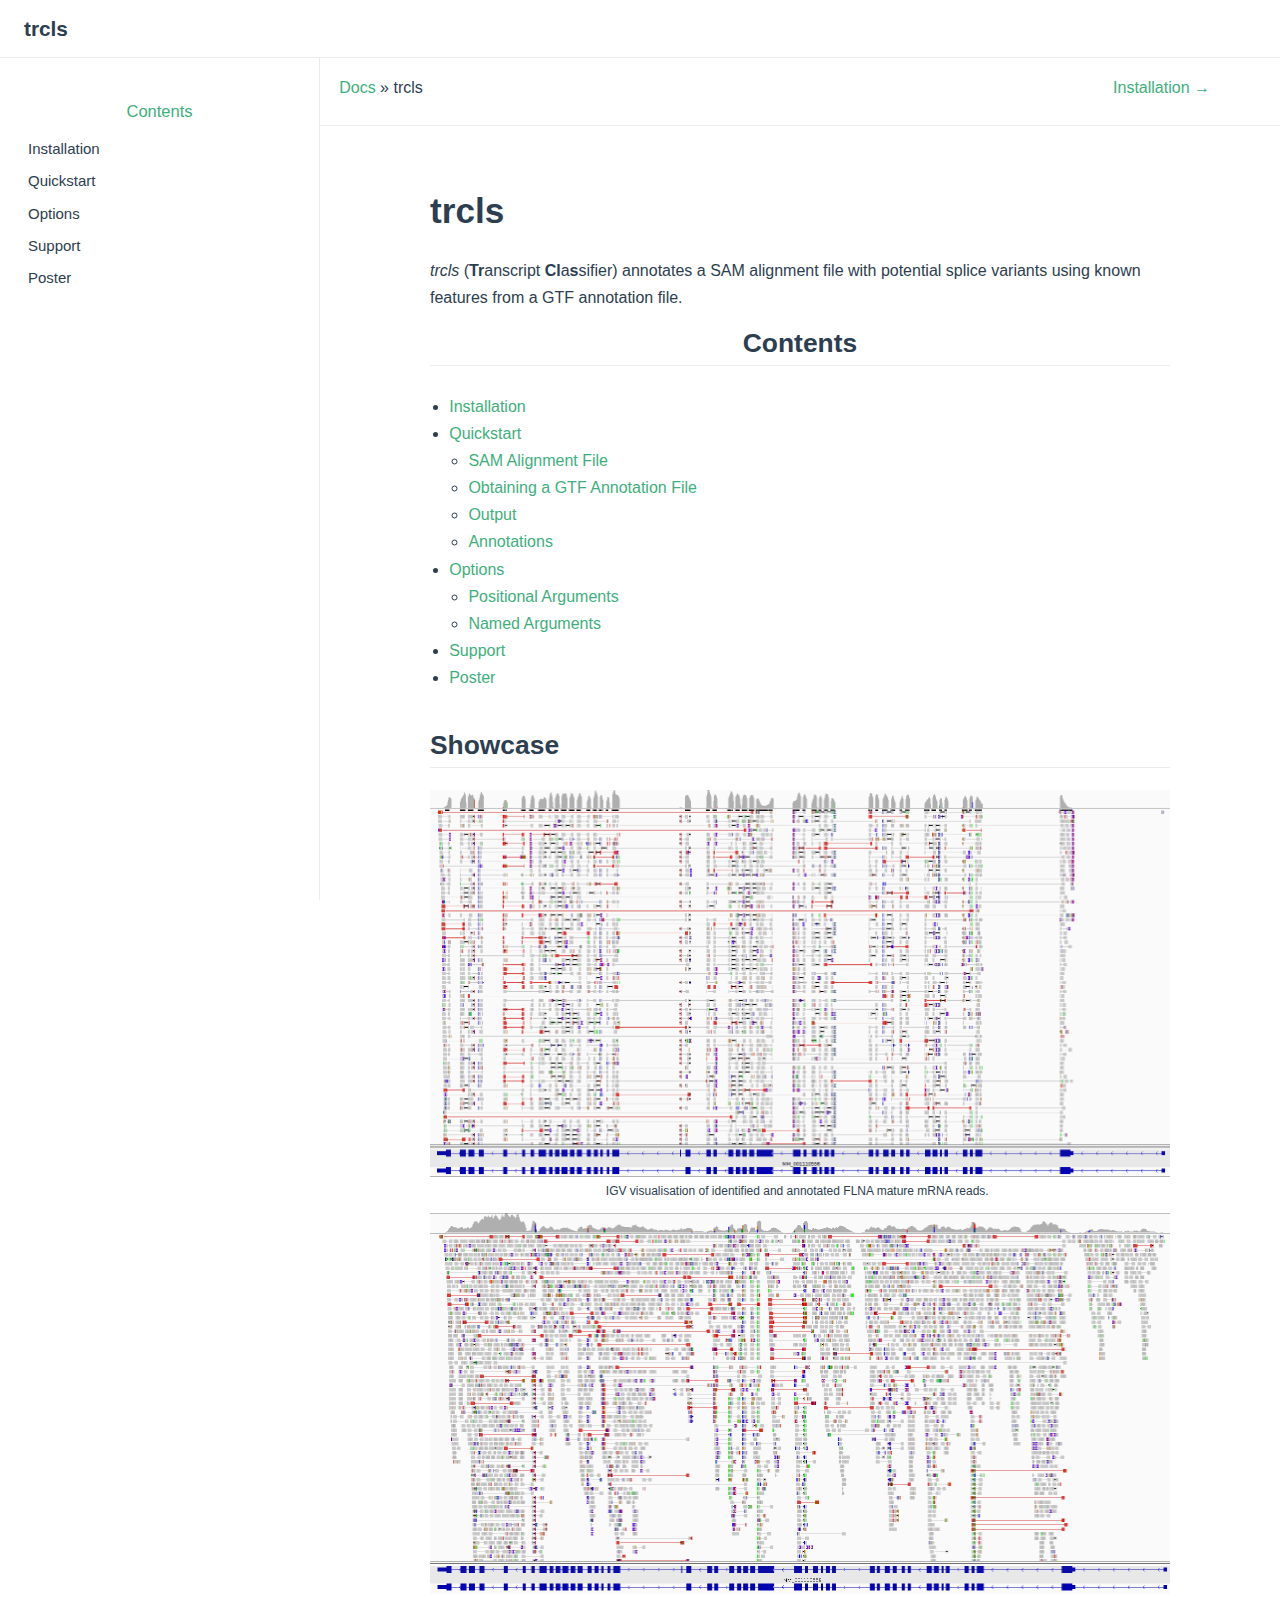
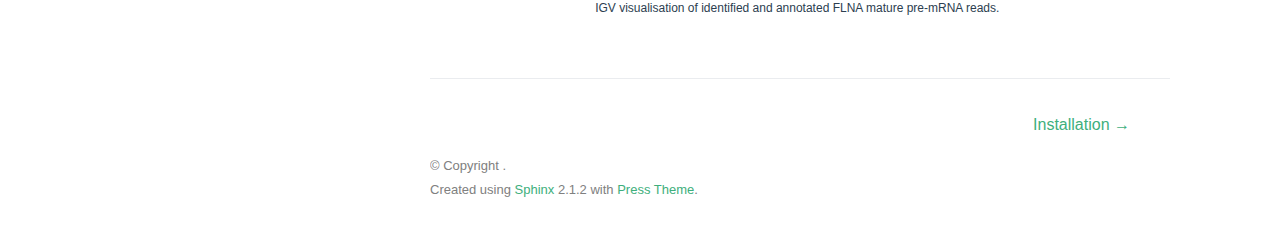
<file: docs/index.html>
<!DOCTYPE html>
<html >
  <head>
    <meta charset="utf-8">
    <meta name="viewport" content="width=device-width,initial-scale=1">
      <title>trcls</title>
    
      <link rel="stylesheet" href="_static/pygments.css">
      <link rel="stylesheet" href="_static/theme.css">
      
      <script type="text/javascript" id="documentation_options" data-url_root="./" src="_static/documentation_options.js"></script>

      <!-- sphinx script_files -->
        <script type="text/javascript" src="_static/jquery.js"></script>
        <script type="text/javascript" src="_static/underscore.js"></script>
        <script type="text/javascript" src="_static/doctools.js"></script>
        <script type="text/javascript" src="_static/language_data.js"></script>

      
      <script src="_static/theme-vendors.js"></script>
      <script src="_static/theme.js" defer></script>
    
  <link rel="index" title="Index" href="genindex.html" />
  <link rel="search" title="Search" href="search.html" />
  <link rel="next" title="Installation" href="installation.html" /> 
  </head>

  <body><div id="app" class="theme-container" :class="pageClasses"><navbar @toggle-sidebar="toggleSidebar">
  <router-link to="#" class="home-link">
    
      <span class="site-name">trcls</span>
    
  </router-link>

  <div class="links">
    <navlinks class="can-hide">



    </navlinks>
  </div>
</navbar>

      
      <div class="sidebar-mask" @click="toggleSidebar(false)">
      </div>
        <sidebar @toggle-sidebar="toggleSidebar">
          
          <navlinks>
            



            
          </navlinks><div class="sidebar-links" role="navigation" aria-label="main navigation">
  
    <div class="sidebar-group">
      <p class="caption">
        <span class="caption-text"><a href="##trcls">Contents</a></span>
      </p>
      <ul class="">
        
          <li class="toctree-l1 "><a href="installation.html" class="reference internal ">Installation</a>

            
          </li>

        
          <li class="toctree-l1 "><a href="quickstart.html" class="reference internal ">Quickstart</a>

            
          </li>

        
          <li class="toctree-l1 "><a href="options.html" class="reference internal ">Options</a>

            
          </li>

        
          <li class="toctree-l1 "><a href="support.html" class="reference internal ">Support</a>

            
          </li>

        
          <li class="toctree-l1 "><a href="poster.html" class="reference internal ">Poster</a>

            
          </li>

        
      </ul>
    </div>
  
</div>
        </sidebar>

      <page>
          <div class="body-header" role="navigation" aria-label="navigation">
  
  <ul class="breadcrumbs">
    <li><a href="#">Docs</a> &raquo;</li>
    
    <li>trcls</li>
  </ul>
  

  <ul class="page-nav">
  <li class="next">
    <a href="installation.html"
       title="next chapter">Installation →</a>
  </li>
</ul>
  
</div>
<hr>
          <div class="content" role="main">
            
  <div class="section" id="trcls">
<h1>trcls<a class="headerlink" href="#trcls" title="Permalink to this headline">¶</a></h1>
<link rel="stylesheet" type="text/css" href="_static/custom.css"><p><em>trcls</em> (<strong>Tr</strong>anscript <strong>Cl</strong>a<strong>s</strong>sifier) annotates a SAM alignment
file with potential splice variants using known features from a GTF annotation
file.</p>
<div class="toctree-wrapper compound">
<p class="caption"><span class="caption-text">Contents</span></p>
<ul>
<li class="toctree-l1"><a class="reference internal" href="installation.html">Installation</a></li>
<li class="toctree-l1"><a class="reference internal" href="quickstart.html">Quickstart</a><ul>
<li class="toctree-l2"><a class="reference internal" href="quickstart.html#sam-alignment-file">SAM Alignment File</a></li>
<li class="toctree-l2"><a class="reference internal" href="quickstart.html#obtaining-a-gtf-annotation-file">Obtaining a GTF Annotation File</a></li>
<li class="toctree-l2"><a class="reference internal" href="quickstart.html#output">Output</a></li>
<li class="toctree-l2"><a class="reference internal" href="quickstart.html#annotations">Annotations</a></li>
</ul>
</li>
<li class="toctree-l1"><a class="reference internal" href="options.html">Options</a><ul>
<li class="toctree-l2"><a class="reference internal" href="options.html#Positional Arguments">Positional Arguments</a></li>
<li class="toctree-l2"><a class="reference internal" href="options.html#Named Arguments">Named Arguments</a></li>
</ul>
</li>
<li class="toctree-l1"><a class="reference internal" href="support.html">Support</a></li>
<li class="toctree-l1"><a class="reference internal" href="poster.html">Poster</a></li>
</ul>
</div>
<div class="section" id="showcase">
<h2>Showcase<a class="headerlink" href="#showcase" title="Permalink to this headline">¶</a></h2>
<div class="figure align-default" id="id1">
<img alt="_images/mature-mRNA-only.png" src="_images/mature-mRNA-only.png" />
<p class="caption"><span class="caption-text">IGV visualisation of identified and annotated FLNA mature mRNA reads.</span><a class="headerlink" href="#id1" title="Permalink to this image">¶</a></p>
</div>
<div class="figure align-default" id="id2">
<img alt="_images/pre-mRNA-only.png" src="_images/pre-mRNA-only.png" />
<p class="caption"><span class="caption-text">IGV visualisation of identified and annotated FLNA mature pre-mRNA reads.</span><a class="headerlink" href="#id2" title="Permalink to this image">¶</a></p>
</div>
</div>
</div>


          </div>
          <div class="page-nav">
            <div class="inner"><ul class="page-nav">
  <li class="next">
    <a href="installation.html"
       title="next chapter">Installation →</a>
  </li>
</ul><div class="footer" role="contentinfo">
      &#169; Copyright .
    <br>
    Created using <a href="http://sphinx-doc.org/">Sphinx</a> 2.1.2 with <a href="https://github.com/schettino72/sphinx_press_theme">Press Theme</a>.
</div>
            </div>
          </div>
      </page>
  </div></body>
</html>
</file>
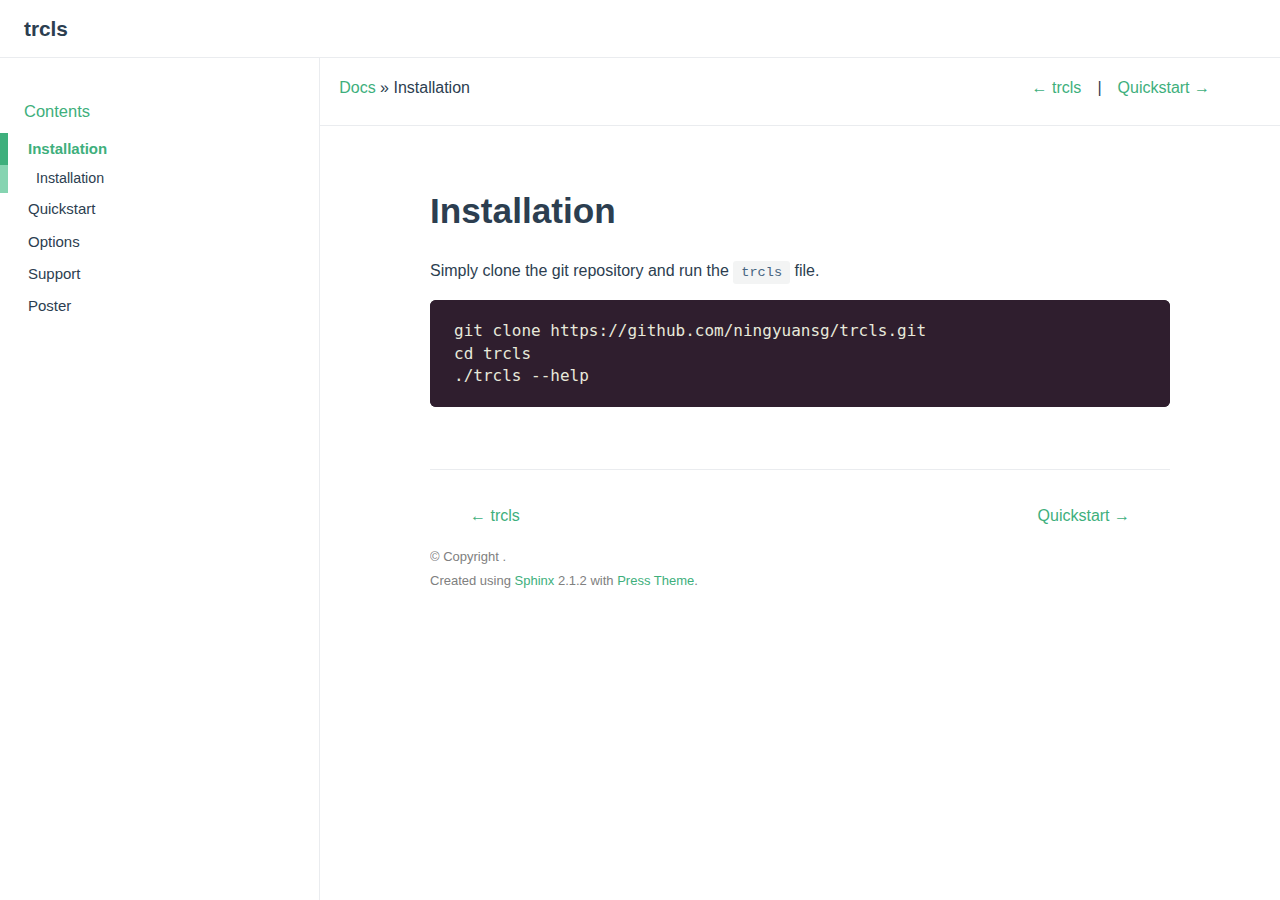
<file: docs/installation.html>
<!DOCTYPE html>
<html >
  <head>
    <meta charset="utf-8">
    <meta name="viewport" content="width=device-width,initial-scale=1">
      <title>Installation</title>
    
      <link rel="stylesheet" href="_static/pygments.css">
      <link rel="stylesheet" href="_static/theme.css">
      
      <script type="text/javascript" id="documentation_options" data-url_root="./" src="_static/documentation_options.js"></script>

      <!-- sphinx script_files -->
        <script type="text/javascript" src="_static/jquery.js"></script>
        <script type="text/javascript" src="_static/underscore.js"></script>
        <script type="text/javascript" src="_static/doctools.js"></script>
        <script type="text/javascript" src="_static/language_data.js"></script>

      
      <script src="_static/theme-vendors.js"></script>
      <script src="_static/theme.js" defer></script>
    
  <link rel="index" title="Index" href="genindex.html" />
  <link rel="search" title="Search" href="search.html" />
  <link rel="next" title="Quickstart" href="quickstart.html" />
  <link rel="prev" title="trcls" href="index.html" /> 
  </head>

  <body><div id="app" class="theme-container" :class="pageClasses"><navbar @toggle-sidebar="toggleSidebar">
  <router-link to="index.html" class="home-link">
    
      <span class="site-name">trcls</span>
    
  </router-link>

  <div class="links">
    <navlinks class="can-hide">



    </navlinks>
  </div>
</navbar>

      
      <div class="sidebar-mask" @click="toggleSidebar(false)">
      </div>
        <sidebar @toggle-sidebar="toggleSidebar">
          
          <navlinks>
            



            
          </navlinks><div class="sidebar-links" role="navigation" aria-label="main navigation">
  
    <div class="sidebar-group">
      <p class="caption">
        <span class="caption-text"><a href="index.html#trcls">Contents</a></span>
      </p>
      <ul class="current">
        
          <li class="toctree-l1 current"><a href="#" class="reference internal current">Installation</a>

            
              <ul>
                
                  <li class="toctree-l2"><a href="#installation" class="reference internal">Installation</a></li>
                
              </ul>
            
          </li>

        
          <li class="toctree-l1 "><a href="quickstart.html" class="reference internal ">Quickstart</a>

            
          </li>

        
          <li class="toctree-l1 "><a href="options.html" class="reference internal ">Options</a>

            
          </li>

        
          <li class="toctree-l1 "><a href="support.html" class="reference internal ">Support</a>

            
          </li>

        
          <li class="toctree-l1 "><a href="poster.html" class="reference internal ">Poster</a>

            
          </li>

        
      </ul>
    </div>
  
</div>
        </sidebar>

      <page>
          <div class="body-header" role="navigation" aria-label="navigation">
  
  <ul class="breadcrumbs">
    <li><a href="index.html">Docs</a> &raquo;</li>
    
    <li>Installation</li>
  </ul>
  

  <ul class="page-nav">
  <li class="prev">
    <a href="index.html"
       title="previous chapter">← trcls</a>
  </li>
  <li class="next">
    <a href="quickstart.html"
       title="next chapter">Quickstart →</a>
  </li>
</ul>
  
</div>
<hr>
          <div class="content" role="main">
            
  <div class="section" id="installation">
<h1>Installation<a class="headerlink" href="#installation" title="Permalink to this headline">¶</a></h1>
<p>Simply clone the git repository and run the <code class="docutils literal notranslate"><span class="pre">trcls</span></code> file.</p>
<div class="highlight-bash notranslate"><div class="highlight"><pre><span></span>git clone https://github.com/ningyuansg/trcls.git
<span class="nb">cd</span> trcls
./trcls --help
</pre></div>
</div>
</div>


          </div>
          <div class="page-nav">
            <div class="inner"><ul class="page-nav">
  <li class="prev">
    <a href="index.html"
       title="previous chapter">← trcls</a>
  </li>
  <li class="next">
    <a href="quickstart.html"
       title="next chapter">Quickstart →</a>
  </li>
</ul><div class="footer" role="contentinfo">
      &#169; Copyright .
    <br>
    Created using <a href="http://sphinx-doc.org/">Sphinx</a> 2.1.2 with <a href="https://github.com/schettino72/sphinx_press_theme">Press Theme</a>.
</div>
            </div>
          </div>
      </page>
  </div></body>
</html>
</file>
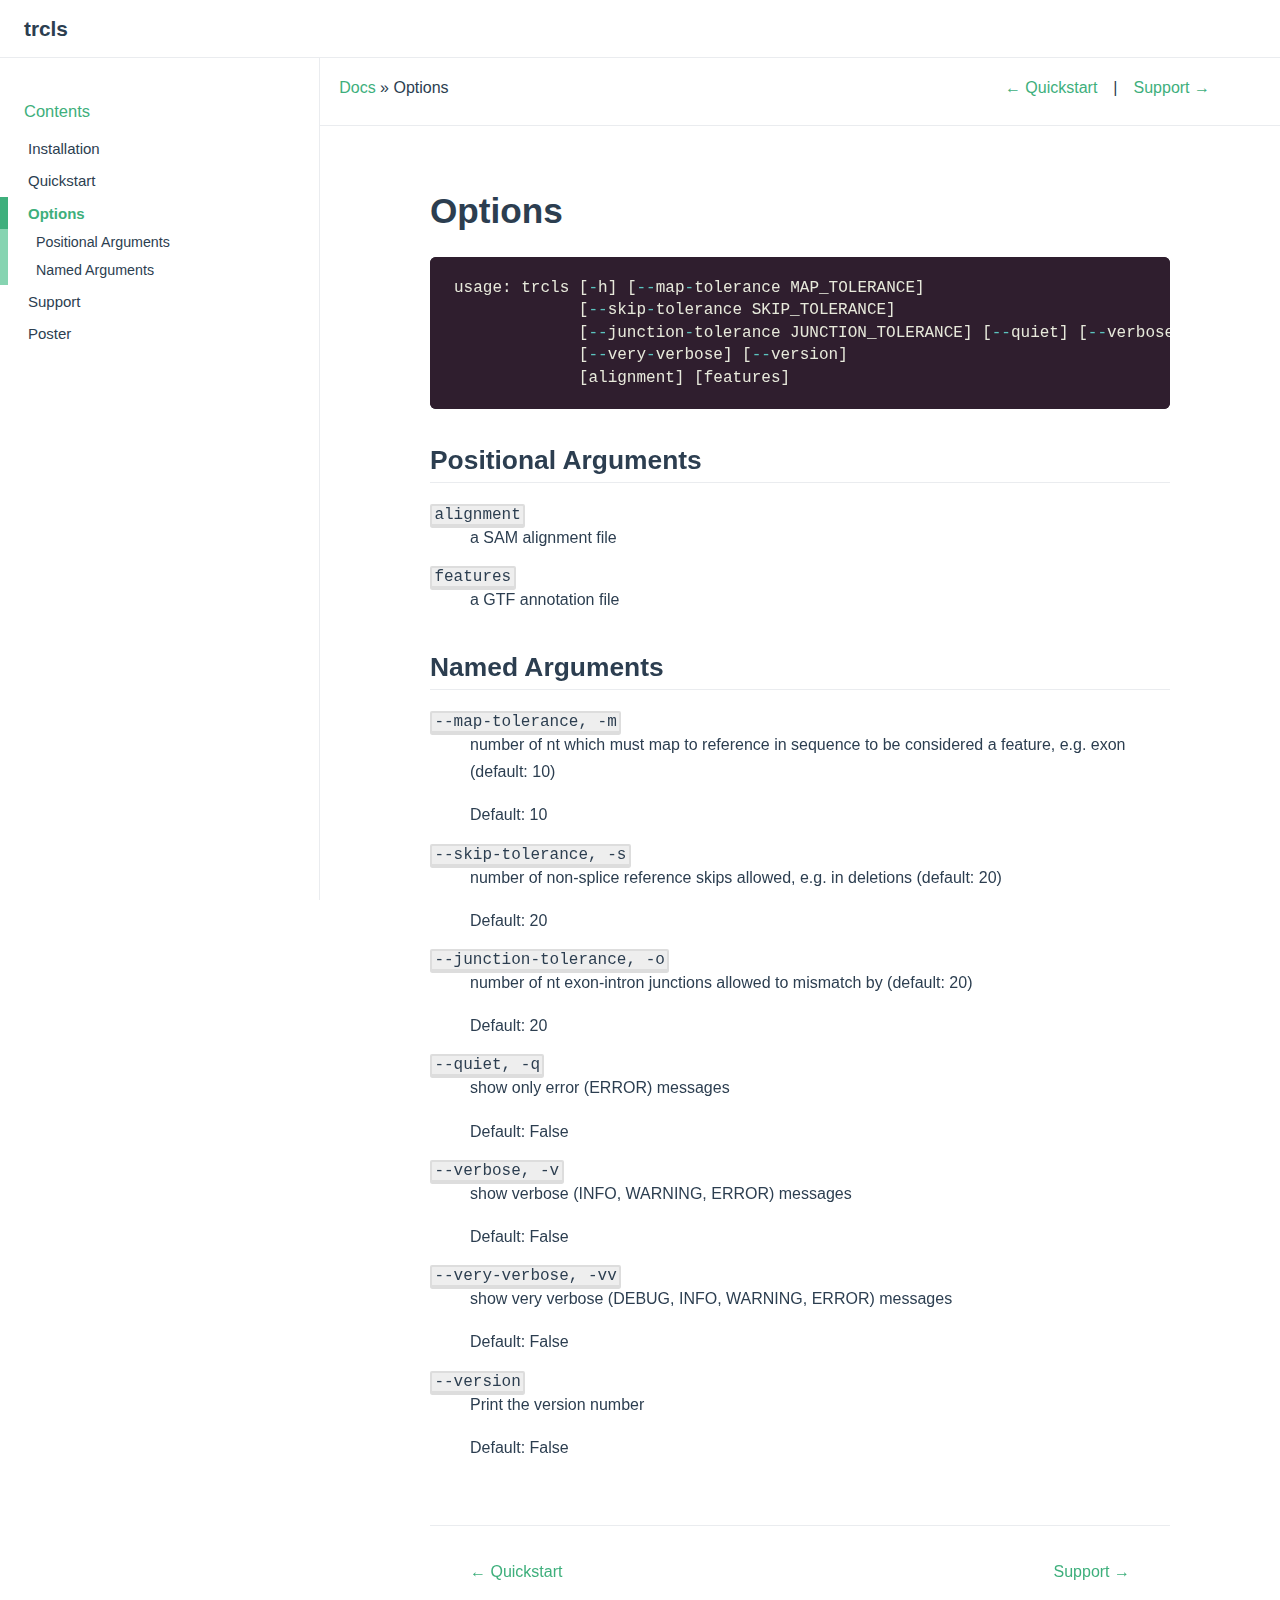
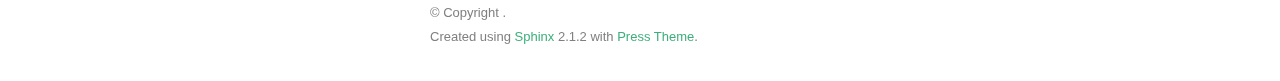
<file: docs/options.html>
<!DOCTYPE html>
<html >
  <head>
    <meta charset="utf-8">
    <meta name="viewport" content="width=device-width,initial-scale=1">
      <title>Options</title>
    
      <link rel="stylesheet" href="_static/pygments.css">
      <link rel="stylesheet" href="_static/theme.css">
      
      <script type="text/javascript" id="documentation_options" data-url_root="./" src="_static/documentation_options.js"></script>

      <!-- sphinx script_files -->
        <script type="text/javascript" src="_static/jquery.js"></script>
        <script type="text/javascript" src="_static/underscore.js"></script>
        <script type="text/javascript" src="_static/doctools.js"></script>
        <script type="text/javascript" src="_static/language_data.js"></script>

      
      <script src="_static/theme-vendors.js"></script>
      <script src="_static/theme.js" defer></script>
    
  <link rel="index" title="Index" href="genindex.html" />
  <link rel="search" title="Search" href="search.html" />
  <link rel="next" title="Support" href="support.html" />
  <link rel="prev" title="Quickstart" href="quickstart.html" /> 
  </head>

  <body><div id="app" class="theme-container" :class="pageClasses"><navbar @toggle-sidebar="toggleSidebar">
  <router-link to="index.html" class="home-link">
    
      <span class="site-name">trcls</span>
    
  </router-link>

  <div class="links">
    <navlinks class="can-hide">



    </navlinks>
  </div>
</navbar>

      
      <div class="sidebar-mask" @click="toggleSidebar(false)">
      </div>
        <sidebar @toggle-sidebar="toggleSidebar">
          
          <navlinks>
            



            
          </navlinks><div class="sidebar-links" role="navigation" aria-label="main navigation">
  
    <div class="sidebar-group">
      <p class="caption">
        <span class="caption-text"><a href="index.html#trcls">Contents</a></span>
      </p>
      <ul class="current">
        
          <li class="toctree-l1 "><a href="installation.html" class="reference internal ">Installation</a>

            
          </li>

        
          <li class="toctree-l1 "><a href="quickstart.html" class="reference internal ">Quickstart</a>

            
          </li>

        
          <li class="toctree-l1 current"><a href="#" class="reference internal current">Options</a>

            
              <ul>
                
                  <li class="toctree-l2"><a href="#Positional Arguments" class="reference internal">Positional Arguments</a></li>
                
                  <li class="toctree-l2"><a href="#Named Arguments" class="reference internal">Named Arguments</a></li>
                
              </ul>
            
          </li>

        
          <li class="toctree-l1 "><a href="support.html" class="reference internal ">Support</a>

            
          </li>

        
          <li class="toctree-l1 "><a href="poster.html" class="reference internal ">Poster</a>

            
          </li>

        
      </ul>
    </div>
  
</div>
        </sidebar>

      <page>
          <div class="body-header" role="navigation" aria-label="navigation">
  
  <ul class="breadcrumbs">
    <li><a href="index.html">Docs</a> &raquo;</li>
    
    <li>Options</li>
  </ul>
  

  <ul class="page-nav">
  <li class="prev">
    <a href="quickstart.html"
       title="previous chapter">← Quickstart</a>
  </li>
  <li class="next">
    <a href="support.html"
       title="next chapter">Support →</a>
  </li>
</ul>
  
</div>
<hr>
          <div class="content" role="main">
            
  <div class="section" id="options">
<h1>Options<a class="headerlink" href="#options" title="Permalink to this headline">¶</a></h1>
<div class="highlight-default notranslate"><div class="highlight"><pre><span></span><span class="n">usage</span><span class="p">:</span> <span class="n">trcls</span> <span class="p">[</span><span class="o">-</span><span class="n">h</span><span class="p">]</span> <span class="p">[</span><span class="o">--</span><span class="nb">map</span><span class="o">-</span><span class="n">tolerance</span> <span class="n">MAP_TOLERANCE</span><span class="p">]</span>
             <span class="p">[</span><span class="o">--</span><span class="n">skip</span><span class="o">-</span><span class="n">tolerance</span> <span class="n">SKIP_TOLERANCE</span><span class="p">]</span>
             <span class="p">[</span><span class="o">--</span><span class="n">junction</span><span class="o">-</span><span class="n">tolerance</span> <span class="n">JUNCTION_TOLERANCE</span><span class="p">]</span> <span class="p">[</span><span class="o">--</span><span class="n">quiet</span><span class="p">]</span> <span class="p">[</span><span class="o">--</span><span class="n">verbose</span><span class="p">]</span>
             <span class="p">[</span><span class="o">--</span><span class="n">very</span><span class="o">-</span><span class="n">verbose</span><span class="p">]</span> <span class="p">[</span><span class="o">--</span><span class="n">version</span><span class="p">]</span>
             <span class="p">[</span><span class="n">alignment</span><span class="p">]</span> <span class="p">[</span><span class="n">features</span><span class="p">]</span>
</pre></div>
</div>
<div class="section" id="Positional Arguments">
<h2>Positional Arguments<a class="headerlink" href="#Positional Arguments" title="Permalink to this headline">¶</a></h2>
<dl class="option-list">
<dt><kbd>alignment</kbd></dt>
<dd><p>a SAM alignment file</p>
</dd>
<dt><kbd>features</kbd></dt>
<dd><p>a GTF annotation file</p>
</dd>
</dl>
</div>
<div class="section" id="Named Arguments">
<h2>Named Arguments<a class="headerlink" href="#Named Arguments" title="Permalink to this headline">¶</a></h2>
<dl class="option-list">
<dt><kbd>--map-tolerance, -m</kbd></dt>
<dd><p>number of nt which must map to reference in sequence to be considered a feature, e.g. exon (default: 10)</p>
<p>Default: 10</p>
</dd>
<dt><kbd>--skip-tolerance, -s</kbd></dt>
<dd><p>number of non-splice reference skips allowed, e.g.  in deletions (default: 20)</p>
<p>Default: 20</p>
</dd>
<dt><kbd>--junction-tolerance, -o</kbd></dt>
<dd><p>number of nt exon-intron junctions allowed to mismatch by (default: 20)</p>
<p>Default: 20</p>
</dd>
<dt><kbd>--quiet, -q</kbd></dt>
<dd><p>show only error (ERROR) messages</p>
<p>Default: False</p>
</dd>
<dt><kbd>--verbose, -v</kbd></dt>
<dd><p>show verbose (INFO, WARNING, ERROR) messages</p>
<p>Default: False</p>
</dd>
<dt><kbd>--very-verbose, -vv</kbd></dt>
<dd><p>show very verbose (DEBUG, INFO, WARNING, ERROR) messages</p>
<p>Default: False</p>
</dd>
<dt><kbd>--version</kbd></dt>
<dd><p>Print the version number</p>
<p>Default: False</p>
</dd>
</dl>
</div>
</div>


          </div>
          <div class="page-nav">
            <div class="inner"><ul class="page-nav">
  <li class="prev">
    <a href="quickstart.html"
       title="previous chapter">← Quickstart</a>
  </li>
  <li class="next">
    <a href="support.html"
       title="next chapter">Support →</a>
  </li>
</ul><div class="footer" role="contentinfo">
      &#169; Copyright .
    <br>
    Created using <a href="http://sphinx-doc.org/">Sphinx</a> 2.1.2 with <a href="https://github.com/schettino72/sphinx_press_theme">Press Theme</a>.
</div>
            </div>
          </div>
      </page>
  </div></body>
</html>
</file>
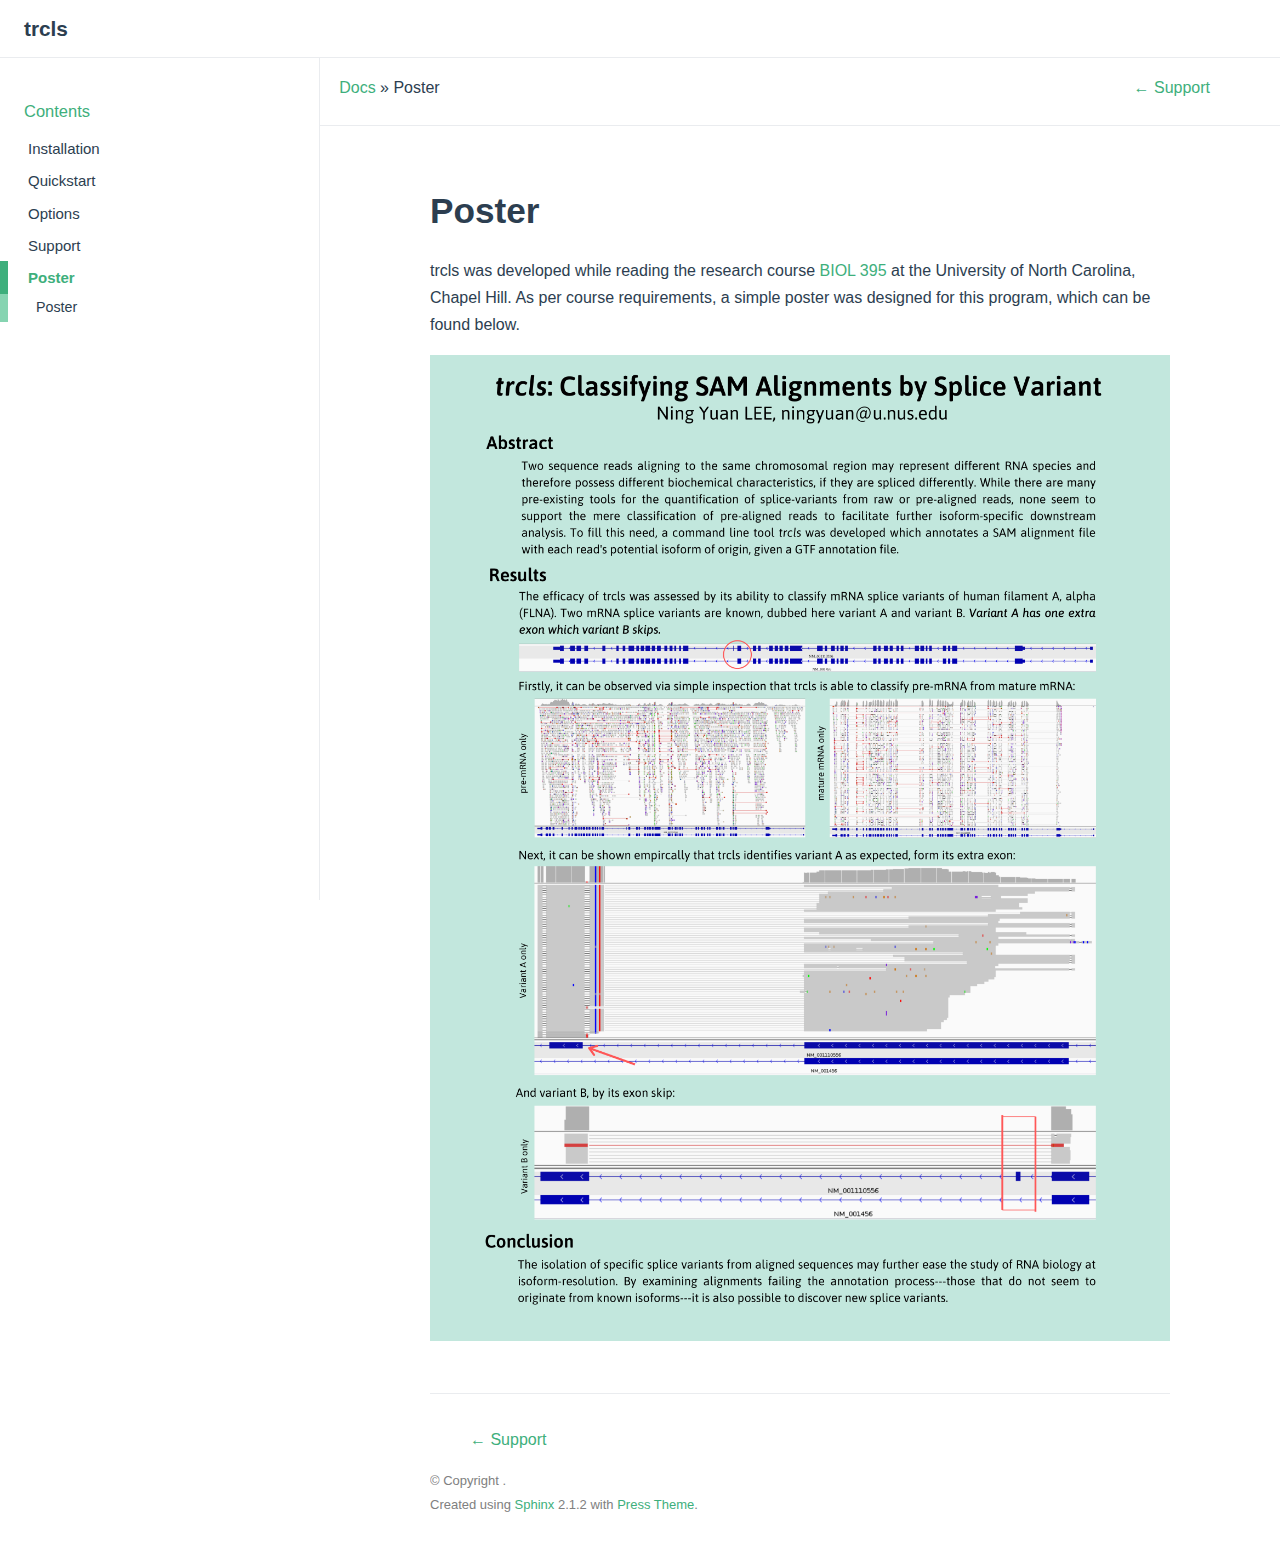
<file: docs/poster.html>
<!DOCTYPE html>
<html >
  <head>
    <meta charset="utf-8">
    <meta name="viewport" content="width=device-width,initial-scale=1">
      <title>Poster</title>
    
      <link rel="stylesheet" href="_static/pygments.css">
      <link rel="stylesheet" href="_static/theme.css">
      
      <script type="text/javascript" id="documentation_options" data-url_root="./" src="_static/documentation_options.js"></script>

      <!-- sphinx script_files -->
        <script type="text/javascript" src="_static/jquery.js"></script>
        <script type="text/javascript" src="_static/underscore.js"></script>
        <script type="text/javascript" src="_static/doctools.js"></script>
        <script type="text/javascript" src="_static/language_data.js"></script>

      
      <script src="_static/theme-vendors.js"></script>
      <script src="_static/theme.js" defer></script>
    
  <link rel="index" title="Index" href="genindex.html" />
  <link rel="search" title="Search" href="search.html" />
  <link rel="prev" title="Support" href="support.html" /> 
  </head>

  <body><div id="app" class="theme-container" :class="pageClasses"><navbar @toggle-sidebar="toggleSidebar">
  <router-link to="index.html" class="home-link">
    
      <span class="site-name">trcls</span>
    
  </router-link>

  <div class="links">
    <navlinks class="can-hide">



    </navlinks>
  </div>
</navbar>

      
      <div class="sidebar-mask" @click="toggleSidebar(false)">
      </div>
        <sidebar @toggle-sidebar="toggleSidebar">
          
          <navlinks>
            



            
          </navlinks><div class="sidebar-links" role="navigation" aria-label="main navigation">
  
    <div class="sidebar-group">
      <p class="caption">
        <span class="caption-text"><a href="index.html#trcls">Contents</a></span>
      </p>
      <ul class="current">
        
          <li class="toctree-l1 "><a href="installation.html" class="reference internal ">Installation</a>

            
          </li>

        
          <li class="toctree-l1 "><a href="quickstart.html" class="reference internal ">Quickstart</a>

            
          </li>

        
          <li class="toctree-l1 "><a href="options.html" class="reference internal ">Options</a>

            
          </li>

        
          <li class="toctree-l1 "><a href="support.html" class="reference internal ">Support</a>

            
          </li>

        
          <li class="toctree-l1 current"><a href="#" class="reference internal current">Poster</a>

            
              <ul>
                
                  <li class="toctree-l2"><a href="#poster" class="reference internal">Poster</a></li>
                
              </ul>
            
          </li>

        
      </ul>
    </div>
  
</div>
        </sidebar>

      <page>
          <div class="body-header" role="navigation" aria-label="navigation">
  
  <ul class="breadcrumbs">
    <li><a href="index.html">Docs</a> &raquo;</li>
    
    <li>Poster</li>
  </ul>
  

  <ul class="page-nav">
  <li class="prev">
    <a href="support.html"
       title="previous chapter">← Support</a>
  </li>
</ul>
  
</div>
<hr>
          <div class="content" role="main">
            
  <div class="section" id="poster">
<h1>Poster<a class="headerlink" href="#poster" title="Permalink to this headline">¶</a></h1>
<p>trcls was developed while reading the research course <a class="reference external" href="https://bio.unc.edu/undergraduate/research/research-courses/">BIOL 395</a> at the
University of North Carolina, Chapel Hill. As per course requirements, a simple
poster was designed for this program, which can be found below.</p>
<a class="reference external image-reference" href="_static/poster.pdf"><img alt="_images/poster.png" src="_images/poster.png" /></a>
</div>


          </div>
          <div class="page-nav">
            <div class="inner"><ul class="page-nav">
  <li class="prev">
    <a href="support.html"
       title="previous chapter">← Support</a>
  </li>
</ul><div class="footer" role="contentinfo">
      &#169; Copyright .
    <br>
    Created using <a href="http://sphinx-doc.org/">Sphinx</a> 2.1.2 with <a href="https://github.com/schettino72/sphinx_press_theme">Press Theme</a>.
</div>
            </div>
          </div>
      </page>
  </div></body>
</html>
</file>
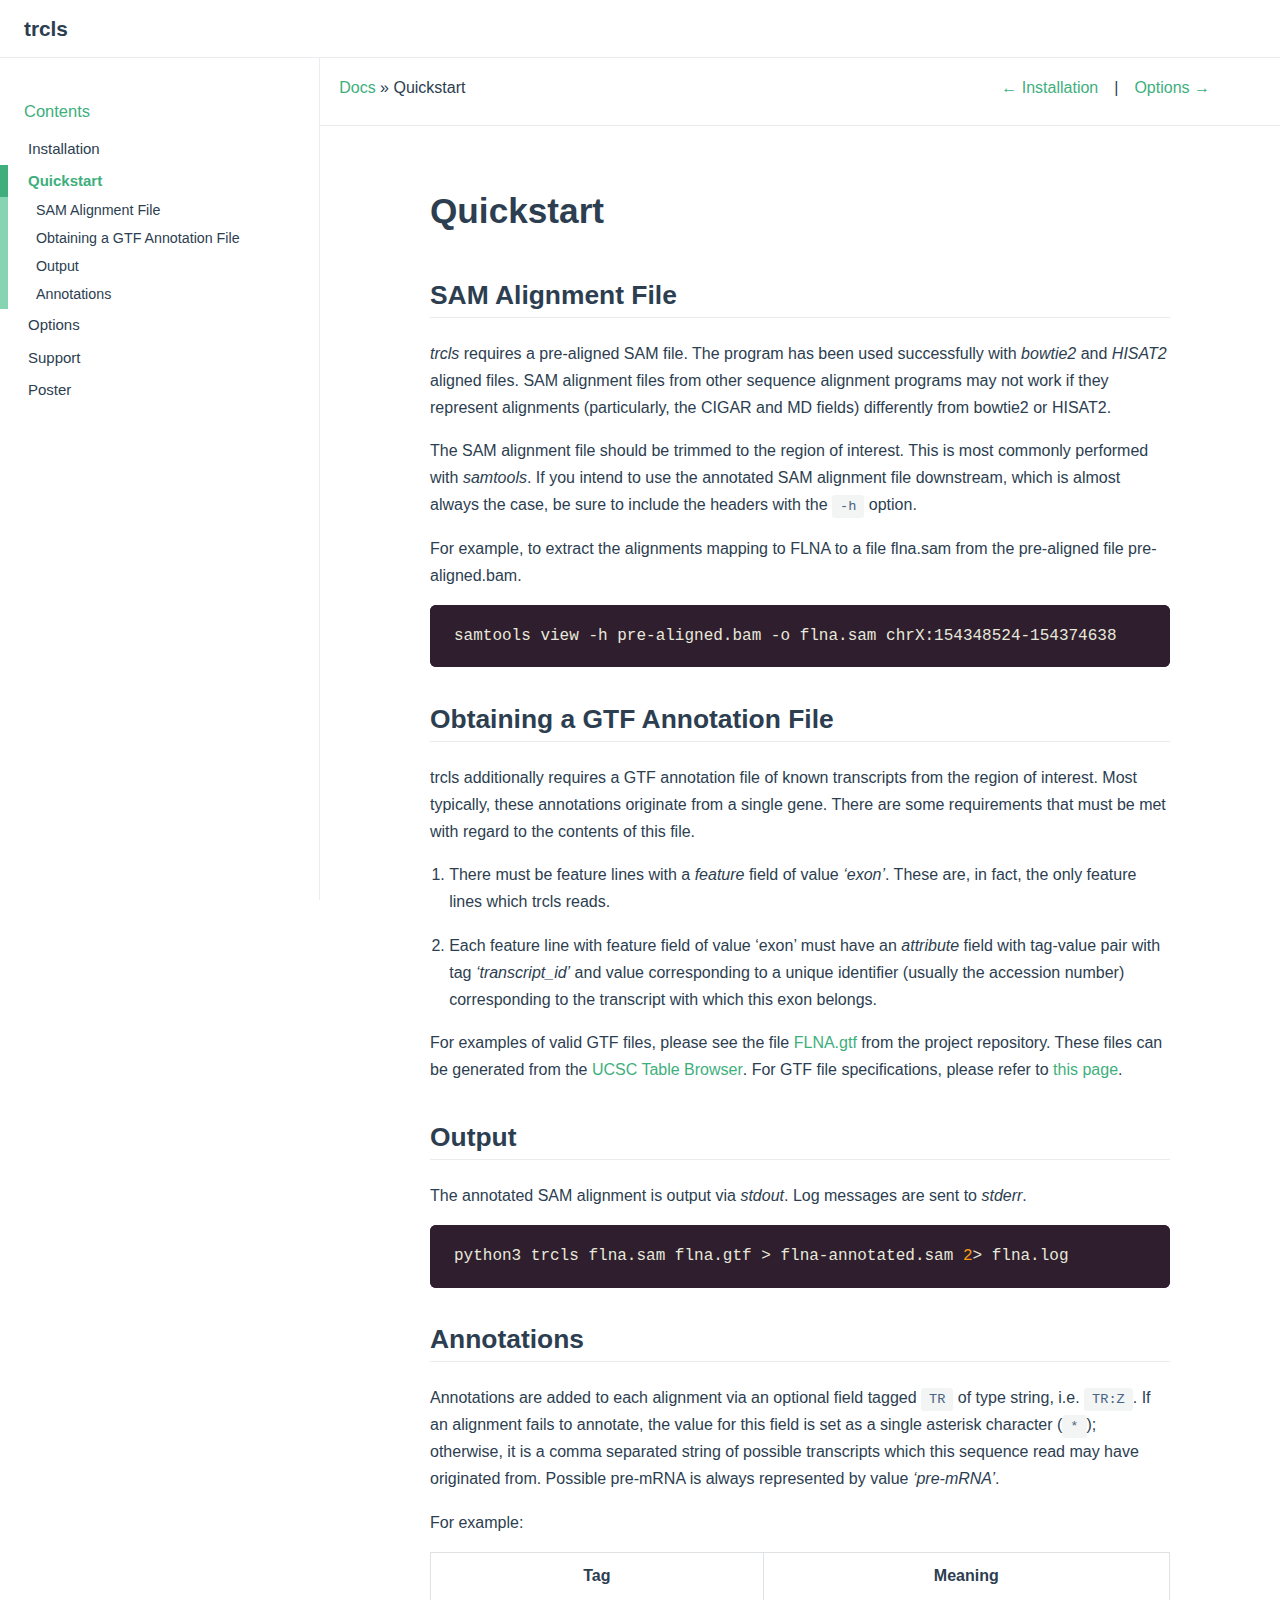
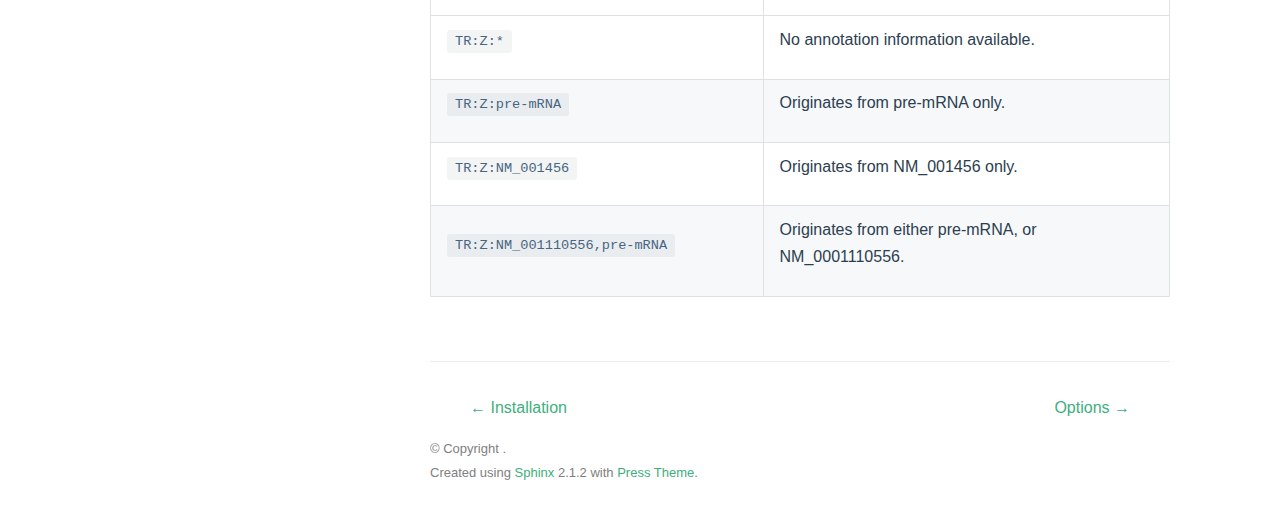
<file: docs/quickstart.html>
<!DOCTYPE html>
<html >
  <head>
    <meta charset="utf-8">
    <meta name="viewport" content="width=device-width,initial-scale=1">
      <title>Quickstart</title>
    
      <link rel="stylesheet" href="_static/pygments.css">
      <link rel="stylesheet" href="_static/theme.css">
      
      <script type="text/javascript" id="documentation_options" data-url_root="./" src="_static/documentation_options.js"></script>

      <!-- sphinx script_files -->
        <script type="text/javascript" src="_static/jquery.js"></script>
        <script type="text/javascript" src="_static/underscore.js"></script>
        <script type="text/javascript" src="_static/doctools.js"></script>
        <script type="text/javascript" src="_static/language_data.js"></script>

      
      <script src="_static/theme-vendors.js"></script>
      <script src="_static/theme.js" defer></script>
    
  <link rel="index" title="Index" href="genindex.html" />
  <link rel="search" title="Search" href="search.html" />
  <link rel="next" title="Options" href="options.html" />
  <link rel="prev" title="Installation" href="installation.html" /> 
  </head>

  <body><div id="app" class="theme-container" :class="pageClasses"><navbar @toggle-sidebar="toggleSidebar">
  <router-link to="index.html" class="home-link">
    
      <span class="site-name">trcls</span>
    
  </router-link>

  <div class="links">
    <navlinks class="can-hide">



    </navlinks>
  </div>
</navbar>

      
      <div class="sidebar-mask" @click="toggleSidebar(false)">
      </div>
        <sidebar @toggle-sidebar="toggleSidebar">
          
          <navlinks>
            



            
          </navlinks><div class="sidebar-links" role="navigation" aria-label="main navigation">
  
    <div class="sidebar-group">
      <p class="caption">
        <span class="caption-text"><a href="index.html#trcls">Contents</a></span>
      </p>
      <ul class="current">
        
          <li class="toctree-l1 "><a href="installation.html" class="reference internal ">Installation</a>

            
          </li>

        
          <li class="toctree-l1 current"><a href="#" class="reference internal current">Quickstart</a>

            
              <ul>
                
                  <li class="toctree-l2"><a href="#sam-alignment-file" class="reference internal">SAM Alignment File</a></li>
                
                  <li class="toctree-l2"><a href="#obtaining-a-gtf-annotation-file" class="reference internal">Obtaining a GTF Annotation File</a></li>
                
                  <li class="toctree-l2"><a href="#output" class="reference internal">Output</a></li>
                
                  <li class="toctree-l2"><a href="#annotations" class="reference internal">Annotations</a></li>
                
              </ul>
            
          </li>

        
          <li class="toctree-l1 "><a href="options.html" class="reference internal ">Options</a>

            
          </li>

        
          <li class="toctree-l1 "><a href="support.html" class="reference internal ">Support</a>

            
          </li>

        
          <li class="toctree-l1 "><a href="poster.html" class="reference internal ">Poster</a>

            
          </li>

        
      </ul>
    </div>
  
</div>
        </sidebar>

      <page>
          <div class="body-header" role="navigation" aria-label="navigation">
  
  <ul class="breadcrumbs">
    <li><a href="index.html">Docs</a> &raquo;</li>
    
    <li>Quickstart</li>
  </ul>
  

  <ul class="page-nav">
  <li class="prev">
    <a href="installation.html"
       title="previous chapter">← Installation</a>
  </li>
  <li class="next">
    <a href="options.html"
       title="next chapter">Options →</a>
  </li>
</ul>
  
</div>
<hr>
          <div class="content" role="main">
            
  <div class="section" id="quickstart">
<h1>Quickstart<a class="headerlink" href="#quickstart" title="Permalink to this headline">¶</a></h1>
<div class="section" id="sam-alignment-file">
<h2>SAM Alignment File<a class="headerlink" href="#sam-alignment-file" title="Permalink to this headline">¶</a></h2>
<p><em>trcls</em> requires a pre-aligned SAM file. The program has been used
successfully with <em>bowtie2</em> and <em>HISAT2</em> aligned files. SAM alignment files
from other sequence alignment programs may not work if they represent alignments
(particularly, the CIGAR and MD fields) differently from bowtie2 or
HISAT2.</p>
<p>The SAM alignment file should be trimmed to the region of interest. This is most
commonly performed with <em>samtools</em>. If you intend to use the annotated SAM
alignment file downstream, which is almost always the case, be sure to include
the headers with the <code class="docutils literal notranslate"><span class="pre">-h</span></code> option.</p>
<p>For example, to extract the alignments mapping to FLNA to a file flna.sam
from the pre-aligned file pre-aligned.bam.</p>
<div class="highlight-bash notranslate"><div class="highlight"><pre><span></span>samtools view -h pre-aligned.bam -o flna.sam chrX:154348524-154374638
</pre></div>
</div>
</div>
<div class="section" id="obtaining-a-gtf-annotation-file">
<h2>Obtaining a GTF Annotation File<a class="headerlink" href="#obtaining-a-gtf-annotation-file" title="Permalink to this headline">¶</a></h2>
<p>trcls additionally requires a GTF annotation file of known transcripts from
the region of interest. Most typically, these annotations originate from a
single gene. There are some requirements that must be met with regard to the
contents of this file.</p>
<ol class="arabic simple">
<li><p>There must be feature lines with a <em>feature</em> field of value <em>‘exon’</em>. These
are, in fact, the only feature lines which trcls reads.</p></li>
<li><p>Each feature line with feature field of value ‘exon’ must have an
<em>attribute</em> field with tag-value pair with tag <em>‘transcript_id’</em> and value
corresponding to a unique identifier (usually the accession number)
corresponding to the transcript with which this exon belongs.</p></li>
</ol>
<p>For examples of valid GTF files, please see the file <a class="reference external" href="https://github.com/ningyuansg/trcls/blob/master/test/FLNA.gtf">FLNA.gtf</a> from the
project repository. These files can be generated from the <a class="reference external" href="https://genome.ucsc.edu/cgi-bin/hgTables">UCSC Table Browser</a>.
For GTF file specifications, please refer to <a class="reference external" href="https://ensembl.org/info/website/upload/gff.html">this page</a>.</p>
</div>
<div class="section" id="output">
<h2>Output<a class="headerlink" href="#output" title="Permalink to this headline">¶</a></h2>
<p>The annotated SAM alignment is output via <em>stdout</em>. Log messages are sent to
<em>stderr</em>.</p>
<div class="highlight-bash notranslate"><div class="highlight"><pre><span></span>python3 trcls flna.sam flna.gtf &gt; flna-annotated.sam <span class="m">2</span>&gt; flna.log
</pre></div>
</div>
</div>
<div class="section" id="annotations">
<h2>Annotations<a class="headerlink" href="#annotations" title="Permalink to this headline">¶</a></h2>
<p>Annotations are added to each alignment via an optional field tagged <code class="docutils literal notranslate"><span class="pre">TR</span></code> of
type string, i.e. <code class="docutils literal notranslate"><span class="pre">TR:Z</span></code>. If an alignment fails to annotate, the value for
this field is set as a single asterisk character (<code class="docutils literal notranslate"><span class="pre">*</span></code>); otherwise, it is a
comma separated string of possible transcripts which this sequence read may have
originated from. Possible pre-mRNA is always represented by value <em>‘pre-mRNA’</em>.</p>
<p>For example:</p>
<table class="docutils align-default">
<colgroup>
<col style="width: 45%" />
<col style="width: 55%" />
</colgroup>
<thead>
<tr class="row-odd"><th class="head"><p>Tag</p></th>
<th class="head"><p>Meaning</p></th>
</tr>
</thead>
<tbody>
<tr class="row-even"><td><p><code class="docutils literal notranslate"><span class="pre">TR:Z:*</span></code></p></td>
<td><p>No annotation information available.</p></td>
</tr>
<tr class="row-odd"><td><p><code class="docutils literal notranslate"><span class="pre">TR:Z:pre-mRNA</span></code></p></td>
<td><p>Originates from pre-mRNA only.</p></td>
</tr>
<tr class="row-even"><td><p><code class="docutils literal notranslate"><span class="pre">TR:Z:NM_001456</span></code></p></td>
<td><p>Originates from NM_001456 only.</p></td>
</tr>
<tr class="row-odd"><td><p><code class="docutils literal notranslate"><span class="pre">TR:Z:NM_001110556,pre-mRNA</span></code></p></td>
<td><p>Originates from either pre-mRNA,
or NM_0001110556.</p></td>
</tr>
</tbody>
</table>
</div>
</div>


          </div>
          <div class="page-nav">
            <div class="inner"><ul class="page-nav">
  <li class="prev">
    <a href="installation.html"
       title="previous chapter">← Installation</a>
  </li>
  <li class="next">
    <a href="options.html"
       title="next chapter">Options →</a>
  </li>
</ul><div class="footer" role="contentinfo">
      &#169; Copyright .
    <br>
    Created using <a href="http://sphinx-doc.org/">Sphinx</a> 2.1.2 with <a href="https://github.com/schettino72/sphinx_press_theme">Press Theme</a>.
</div>
            </div>
          </div>
      </page>
  </div></body>
</html>
</file>
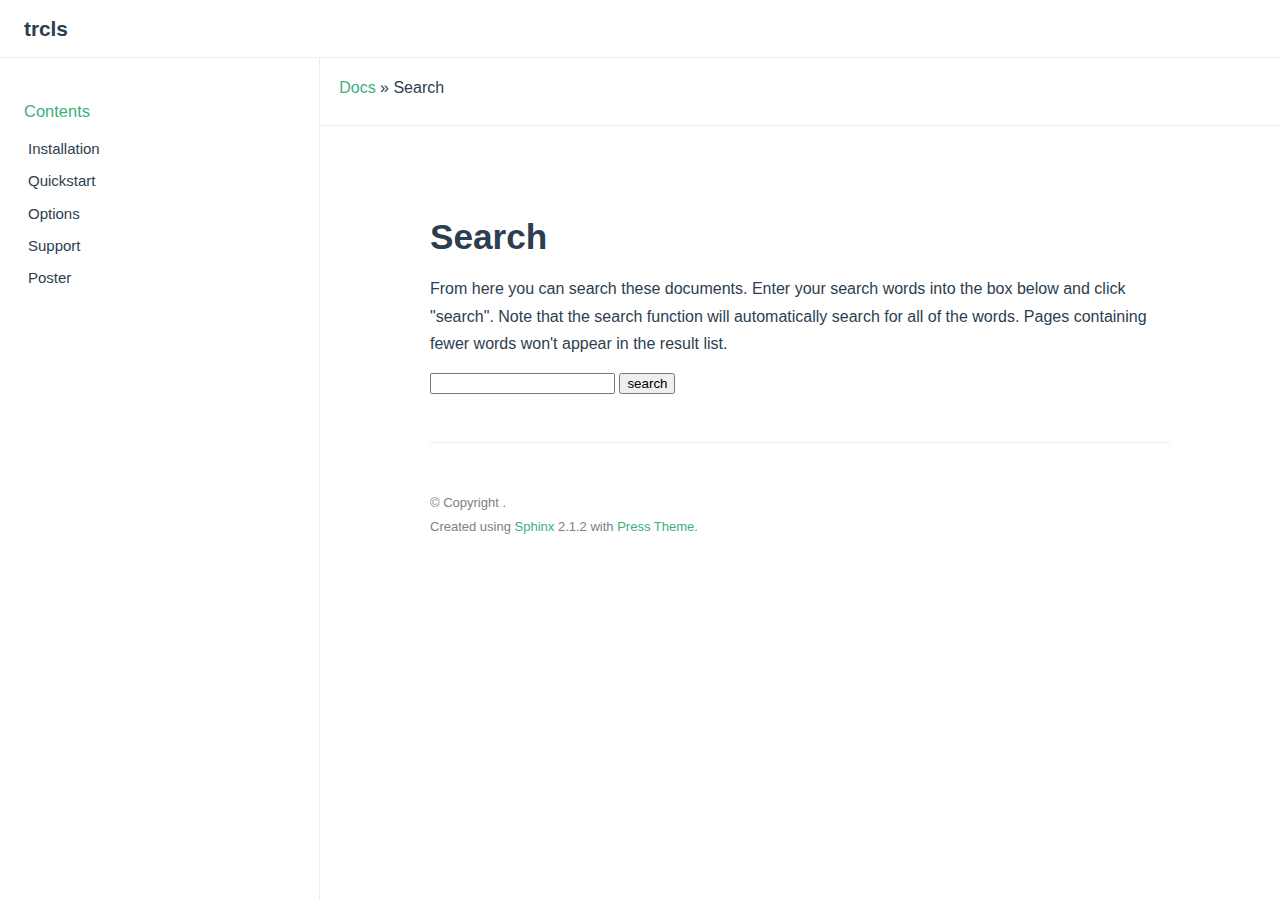
<file: docs/search.html>
<!DOCTYPE html>
<html >
  <head>
    <meta charset="utf-8">
    <meta name="viewport" content="width=device-width,initial-scale=1">
      <title>Search</title>
    
      <link rel="stylesheet" href="_static/pygments.css">
      <link rel="stylesheet" href="_static/theme.css">
  
      
      <script type="text/javascript" id="documentation_options" data-url_root="./" src="_static/documentation_options.js"></script>

      <!-- sphinx script_files -->
        <script type="text/javascript" src="_static/jquery.js"></script>
        <script type="text/javascript" src="_static/underscore.js"></script>
        <script type="text/javascript" src="_static/doctools.js"></script>
        <script type="text/javascript" src="_static/language_data.js"></script>

      
      <script src="_static/theme-vendors.js"></script>
      <script src="_static/theme.js" defer></script>
  <script type="text/javascript" src="_static/searchtools.js"></script>
    
  <link rel="index" title="Index" href="genindex.html" />
  <link rel="search" title="Search" href="#" />
  <script type="text/javascript" src="searchindex.js" defer></script>
  
  <script type="text/javascript" id="searchindexloader"></script>
   

  </head>

  <body><div id="app" class="theme-container" :class="pageClasses"><navbar @toggle-sidebar="toggleSidebar">
  <router-link to="index.html" class="home-link">
    
      <span class="site-name">trcls</span>
    
  </router-link>

  <div class="links">
    <navlinks class="can-hide">



    </navlinks>
  </div>
</navbar>

      
      <div class="sidebar-mask" @click="toggleSidebar(false)">
      </div>
        <sidebar @toggle-sidebar="toggleSidebar">
          
          <navlinks>
            



            
          </navlinks><div class="sidebar-links" role="navigation" aria-label="main navigation">
  
    <div class="sidebar-group">
      <p class="caption">
        <span class="caption-text"><a href="index.html#trcls">Contents</a></span>
      </p>
      <ul class="">
        
          <li class="toctree-l1 "><a href="installation.html" class="reference internal ">Installation</a>

            
          </li>

        
          <li class="toctree-l1 "><a href="quickstart.html" class="reference internal ">Quickstart</a>

            
          </li>

        
          <li class="toctree-l1 "><a href="options.html" class="reference internal ">Options</a>

            
          </li>

        
          <li class="toctree-l1 "><a href="support.html" class="reference internal ">Support</a>

            
          </li>

        
          <li class="toctree-l1 "><a href="poster.html" class="reference internal ">Poster</a>

            
          </li>

        
      </ul>
    </div>
  
</div>
        </sidebar>

      <page>
          <div class="body-header" role="navigation" aria-label="navigation">
  
  <ul class="breadcrumbs">
    <li><a href="index.html">Docs</a> &raquo;</li>
    
    <li>Search</li>
  </ul>
  

  <ul class="page-nav">
</ul>
  
</div>
<hr>
          <div class="content" role="main">
            
  <h1 id="search-documentation">Search</h1>
  <div id="fallback" class="admonition warning">
  <script type="text/javascript">$('#fallback').hide();</script>
  <p>
    Please activate JavaScript to enable the search
    functionality.
  </p>
  </div>
  <p>
    From here you can search these documents. Enter your search
    words into the box below and click "search". Note that the search
    function will automatically search for all of the words. Pages
    containing fewer words won't appear in the result list.
  </p>
  <form action="" method="get">
    <input type="text" name="q" value="" />
    <input type="submit" value="search" />
    <span id="search-progress" style="padding-left: 10px"></span>
  </form>
  
  <div id="search-results">
  
  </div>

          </div>
          <div class="page-nav">
            <div class="inner"><ul class="page-nav">
</ul><div class="footer" role="contentinfo">
      &#169; Copyright .
    <br>
    Created using <a href="http://sphinx-doc.org/">Sphinx</a> 2.1.2 with <a href="https://github.com/schettino72/sphinx_press_theme">Press Theme</a>.
</div>
            </div>
          </div>
      </page>
  </div></body>
</html>
</file>
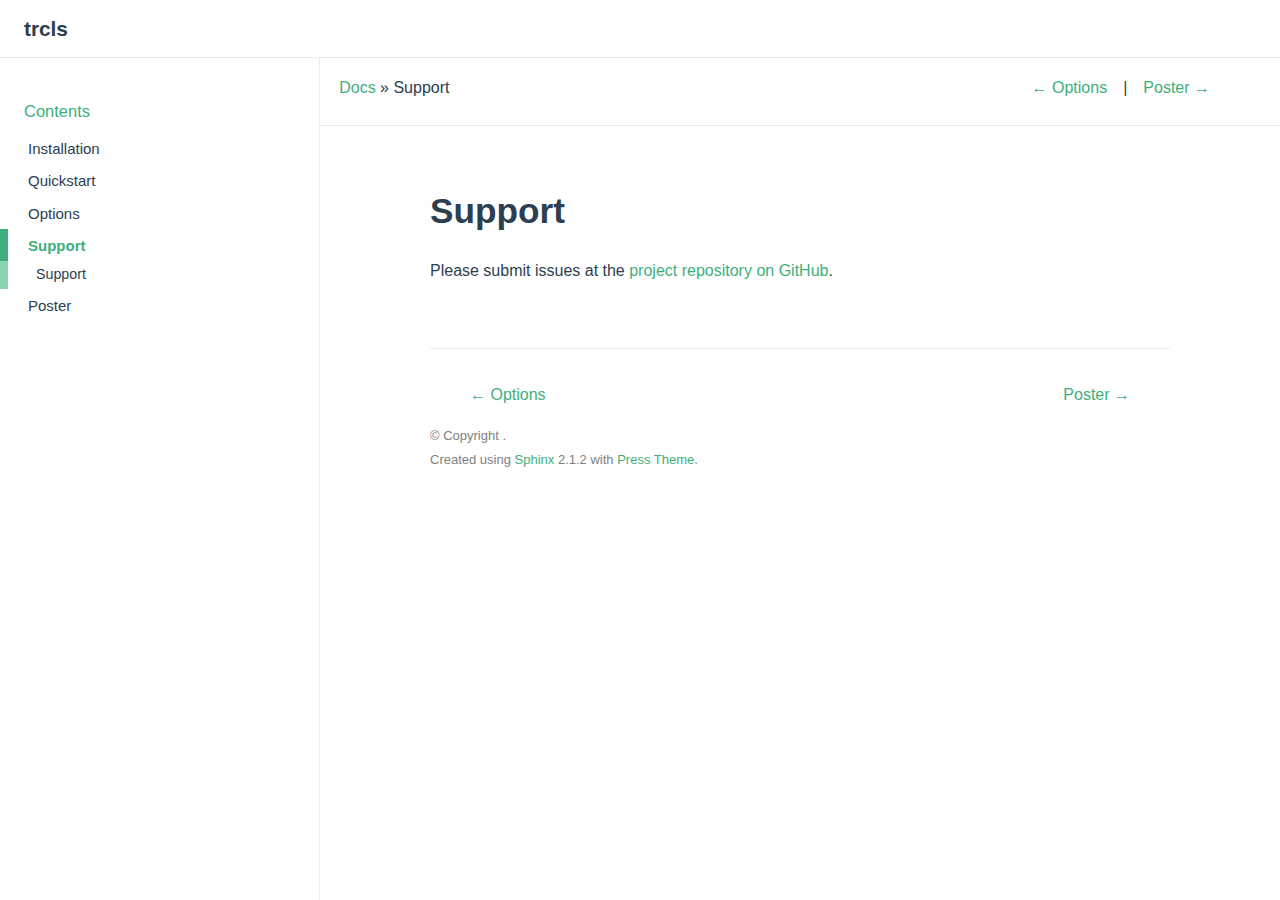
<file: docs/support.html>
<!DOCTYPE html>
<html >
  <head>
    <meta charset="utf-8">
    <meta name="viewport" content="width=device-width,initial-scale=1">
      <title>Support</title>
    
      <link rel="stylesheet" href="_static/pygments.css">
      <link rel="stylesheet" href="_static/theme.css">
      
      <script type="text/javascript" id="documentation_options" data-url_root="./" src="_static/documentation_options.js"></script>

      <!-- sphinx script_files -->
        <script type="text/javascript" src="_static/jquery.js"></script>
        <script type="text/javascript" src="_static/underscore.js"></script>
        <script type="text/javascript" src="_static/doctools.js"></script>
        <script type="text/javascript" src="_static/language_data.js"></script>

      
      <script src="_static/theme-vendors.js"></script>
      <script src="_static/theme.js" defer></script>
    
  <link rel="index" title="Index" href="genindex.html" />
  <link rel="search" title="Search" href="search.html" />
  <link rel="next" title="Poster" href="poster.html" />
  <link rel="prev" title="Options" href="options.html" /> 
  </head>

  <body><div id="app" class="theme-container" :class="pageClasses"><navbar @toggle-sidebar="toggleSidebar">
  <router-link to="index.html" class="home-link">
    
      <span class="site-name">trcls</span>
    
  </router-link>

  <div class="links">
    <navlinks class="can-hide">



    </navlinks>
  </div>
</navbar>

      
      <div class="sidebar-mask" @click="toggleSidebar(false)">
      </div>
        <sidebar @toggle-sidebar="toggleSidebar">
          
          <navlinks>
            



            
          </navlinks><div class="sidebar-links" role="navigation" aria-label="main navigation">
  
    <div class="sidebar-group">
      <p class="caption">
        <span class="caption-text"><a href="index.html#trcls">Contents</a></span>
      </p>
      <ul class="current">
        
          <li class="toctree-l1 "><a href="installation.html" class="reference internal ">Installation</a>

            
          </li>

        
          <li class="toctree-l1 "><a href="quickstart.html" class="reference internal ">Quickstart</a>

            
          </li>

        
          <li class="toctree-l1 "><a href="options.html" class="reference internal ">Options</a>

            
          </li>

        
          <li class="toctree-l1 current"><a href="#" class="reference internal current">Support</a>

            
              <ul>
                
                  <li class="toctree-l2"><a href="#support" class="reference internal">Support</a></li>
                
              </ul>
            
          </li>

        
          <li class="toctree-l1 "><a href="poster.html" class="reference internal ">Poster</a>

            
          </li>

        
      </ul>
    </div>
  
</div>
        </sidebar>

      <page>
          <div class="body-header" role="navigation" aria-label="navigation">
  
  <ul class="breadcrumbs">
    <li><a href="index.html">Docs</a> &raquo;</li>
    
    <li>Support</li>
  </ul>
  

  <ul class="page-nav">
  <li class="prev">
    <a href="options.html"
       title="previous chapter">← Options</a>
  </li>
  <li class="next">
    <a href="poster.html"
       title="next chapter">Poster →</a>
  </li>
</ul>
  
</div>
<hr>
          <div class="content" role="main">
            
  <div class="section" id="support">
<h1>Support<a class="headerlink" href="#support" title="Permalink to this headline">¶</a></h1>
<p>Please submit issues at the <a class="reference external" href="https://github.com/ningyuansg/trcls">project repository on GitHub</a>.</p>
</div>


          </div>
          <div class="page-nav">
            <div class="inner"><ul class="page-nav">
  <li class="prev">
    <a href="options.html"
       title="previous chapter">← Options</a>
  </li>
  <li class="next">
    <a href="poster.html"
       title="next chapter">Poster →</a>
  </li>
</ul><div class="footer" role="contentinfo">
      &#169; Copyright .
    <br>
    Created using <a href="http://sphinx-doc.org/">Sphinx</a> 2.1.2 with <a href="https://github.com/schettino72/sphinx_press_theme">Press Theme</a>.
</div>
            </div>
          </div>
      </page>
  </div></body>
</html>
</file>
<file: docs/_static/pygments.css>
.highlight .hll { background-color: #4f424c }
.highlight  { background: #2f1e2e; color: #e7e9db }
.highlight .c { color: #776e71 } /* Comment */
.highlight .err { color: #ef6155 } /* Error */
.highlight .k { color: #815ba4 } /* Keyword */
.highlight .l { color: #f99b15 } /* Literal */
.highlight .n { color: #e7e9db } /* Name */
.highlight .o { color: #5bc4bf } /* Operator */
.highlight .p { color: #e7e9db } /* Punctuation */
.highlight .ch { color: #776e71 } /* Comment.Hashbang */
.highlight .cm { color: #776e71 } /* Comment.Multiline */
.highlight .cp { color: #776e71 } /* Comment.Preproc */
.highlight .cpf { color: #776e71 } /* Comment.PreprocFile */
.highlight .c1 { color: #776e71 } /* Comment.Single */
.highlight .cs { color: #776e71 } /* Comment.Special */
.highlight .gd { color: #ef6155 } /* Generic.Deleted */
.highlight .ge { font-style: italic } /* Generic.Emph */
.highlight .gh { color: #e7e9db; font-weight: bold } /* Generic.Heading */
.highlight .gi { color: #48b685 } /* Generic.Inserted */
.highlight .gp { color: #776e71; font-weight: bold } /* Generic.Prompt */
.highlight .gs { font-weight: bold } /* Generic.Strong */
.highlight .gu { color: #5bc4bf; font-weight: bold } /* Generic.Subheading */
.highlight .kc { color: #815ba4 } /* Keyword.Constant */
.highlight .kd { color: #815ba4 } /* Keyword.Declaration */
.highlight .kn { color: #5bc4bf } /* Keyword.Namespace */
.highlight .kp { color: #815ba4 } /* Keyword.Pseudo */
.highlight .kr { color: #815ba4 } /* Keyword.Reserved */
.highlight .kt { color: #fec418 } /* Keyword.Type */
.highlight .ld { color: #48b685 } /* Literal.Date */
.highlight .m { color: #f99b15 } /* Literal.Number */
.highlight .s { color: #48b685 } /* Literal.String */
.highlight .na { color: #06b6ef } /* Name.Attribute */
.highlight .nb { color: #e7e9db } /* Name.Builtin */
.highlight .nc { color: #fec418 } /* Name.Class */
.highlight .no { color: #ef6155 } /* Name.Constant */
.highlight .nd { color: #5bc4bf } /* Name.Decorator */
.highlight .ni { color: #e7e9db } /* Name.Entity */
.highlight .ne { color: #ef6155 } /* Name.Exception */
.highlight .nf { color: #06b6ef } /* Name.Function */
.highlight .nl { color: #e7e9db } /* Name.Label */
.highlight .nn { color: #fec418 } /* Name.Namespace */
.highlight .nx { color: #06b6ef } /* Name.Other */
.highlight .py { color: #e7e9db } /* Name.Property */
.highlight .nt { color: #5bc4bf } /* Name.Tag */
.highlight .nv { color: #ef6155 } /* Name.Variable */
.highlight .ow { color: #5bc4bf } /* Operator.Word */
.highlight .w { color: #e7e9db } /* Text.Whitespace */
.highlight .mb { color: #f99b15 } /* Literal.Number.Bin */
.highlight .mf { color: #f99b15 } /* Literal.Number.Float */
.highlight .mh { color: #f99b15 } /* Literal.Number.Hex */
.highlight .mi { color: #f99b15 } /* Literal.Number.Integer */
.highlight .mo { color: #f99b15 } /* Literal.Number.Oct */
.highlight .sa { color: #48b685 } /* Literal.String.Affix */
.highlight .sb { color: #48b685 } /* Literal.String.Backtick */
.highlight .sc { color: #e7e9db } /* Literal.String.Char */
.highlight .dl { color: #48b685 } /* Literal.String.Delimiter */
.highlight .sd { color: #776e71 } /* Literal.String.Doc */
.highlight .s2 { color: #48b685 } /* Literal.String.Double */
.highlight .se { color: #f99b15 } /* Literal.String.Escape */
.highlight .sh { color: #48b685 } /* Literal.String.Heredoc */
.highlight .si { color: #f99b15 } /* Literal.String.Interpol */
.highlight .sx { color: #48b685 } /* Literal.String.Other */
.highlight .sr { color: #48b685 } /* Literal.String.Regex */
.highlight .s1 { color: #48b685 } /* Literal.String.Single */
.highlight .ss { color: #48b685 } /* Literal.String.Symbol */
.highlight .bp { color: #e7e9db } /* Name.Builtin.Pseudo */
.highlight .fm { color: #06b6ef } /* Name.Function.Magic */
.highlight .vc { color: #ef6155 } /* Name.Variable.Class */
.highlight .vg { color: #ef6155 } /* Name.Variable.Global */
.highlight .vi { color: #ef6155 } /* Name.Variable.Instance */
.highlight .vm { color: #ef6155 } /* Name.Variable.Magic */
.highlight .il { color: #f99b15 } /* Literal.Number.Integer.Long */
</file>
<file: docs/_static/theme.css>
#nprogress{pointer-events:none}#nprogress .bar{background:#3eaf7c;height:2px;left:0;position:fixed;top:0;width:100%;z-index:1031}#nprogress .peg{-webkit-box-shadow:0 0 10px #3eaf7c,0 0 5px #3eaf7c;-webkit-transform:rotate(3deg) translateY(-4px);box-shadow:0 0 10px #3eaf7c,0 0 5px #3eaf7c;display:block;height:100%;opacity:1;position:absolute;right:0;transform:rotate(3deg) translateY(-4px);width:100px}#nprogress .spinner{display:block;position:fixed;right:15px;top:15px;z-index:1031}#nprogress .spinner-icon{-webkit-animation:nprogress-spinner .4s linear infinite;-webkit-box-sizing:border-box;animation:nprogress-spinner .4s linear infinite;border-color:#3eaf7c transparent transparent #3eaf7c;border-radius:50%;border-style:solid;border-width:2px;box-sizing:border-box;height:18px;width:18px}.nprogress-custom-parent{overflow:hidden;position:relative}.nprogress-custom-parent #nprogress .bar,.nprogress-custom-parent #nprogress .spinner{position:absolute}@-webkit-keyframes nprogress-spinner{0%{-webkit-transform:rotate(0deg);transform:rotate(0deg)}to{-webkit-transform:rotate(1turn);transform:rotate(1turn)}}@keyframes nprogress-spinner{0%{-webkit-transform:rotate(0deg);transform:rotate(0deg)}to{-webkit-transform:rotate(1turn);transform:rotate(1turn)}}.content code{background-color:rgba(27,31,35,.05);border-radius:3px;color:#476582;font-size:.85em;margin:0;padding:.25rem .5rem}.content pre,.content pre[class*=language-]{background-color:#282c34;border-radius:6px;line-height:1.4;margin:.85rem 0;overflow:auto;padding:1.25rem 1.5rem}.content pre[class*=language-] code,.content pre code{background-color:transparent;border-radius:0;color:#fff;padding:0}div[class*=language-]{background-color:#282c34;border-radius:6px;position:relative}div[class*=language-] .highlight-lines{-moz-user-select:none;-ms-user-select:none;-webkit-user-select:none;left:0;line-height:1.4;padding-top:1.3rem;position:absolute;top:0;user-select:none;width:100%}div[class*=language-] .highlight-lines .highlighted{background-color:rgba(0,0,0,.66)}div[class*=language-] pre,div[class*=language-] pre[class*=language-]{background:transparent;position:relative;z-index:1}div[class*=language-]:before{color:hsla(0,0%,100%,.4);font-size:.75rem;position:absolute;right:1em;top:.8em;z-index:3}div[class*=language-]:not(.line-numbers-mode) .line-numbers-wrapper{display:none}div[class*=language-].line-numbers-mode .highlight-lines .highlighted{position:relative}div[class*=language-].line-numbers-mode .highlight-lines .highlighted:before{background-color:rgba(0,0,0,.66);content:" ";display:block;height:100%;left:0;position:absolute;top:0;width:3.5rem;z-index:3}div[class*=language-].line-numbers-mode pre{padding-left:4.5rem;vertical-align:middle}div[class*=language-].line-numbers-mode .line-numbers-wrapper{color:hsla(0,0%,100%,.3);line-height:1.4;padding:1.25rem 0;position:absolute;text-align:center;top:0;width:3.5rem}div[class*=language-].line-numbers-mode .line-numbers-wrapper .line-number,div[class*=language-].line-numbers-mode .line-numbers-wrapper br{-moz-user-select:none;-ms-user-select:none;-webkit-user-select:none;user-select:none}div[class*=language-].line-numbers-mode .line-numbers-wrapper .line-number{font-size:.85em;position:relative;z-index:4}div[class*=language-].line-numbers-mode:after{background-color:#282c34;border-radius:6px 0 0 6px;border-right:1px solid rgba(0,0,0,.66);content:"";height:100%;left:0;position:absolute;top:0;width:3.5rem;z-index:2}div[class~=language-js]:before{content:"js"}div[class~=language-ts]:before{content:"ts"}div[class~=language-html]:before{content:"html"}div[class~=language-md]:before{content:"md"}div[class~=language-vue]:before{content:"vue"}div[class~=language-css]:before{content:"css"}div[class~=language-sass]:before{content:"sass"}div[class~=language-scss]:before{content:"scss"}div[class~=language-less]:before{content:"less"}div[class~=language-stylus]:before{content:"stylus"}div[class~=language-go]:before{content:"go"}div[class~=language-java]:before{content:"java"}div[class~=language-c]:before{content:"c"}div[class~=language-sh]:before{content:"sh"}div[class~=language-yaml]:before{content:"yaml"}div[class~=language-javascript]:before{content:"js"}div[class~=language-typescript]:before{content:"ts"}div[class~=language-markup]:before{content:"html"}div[class~=language-markdown]:before{content:"md"}div[class~=language-json]:before{content:"json"}div[class~=language-ruby]:before{content:"rb"}div[class~=language-python]:before{content:"py"}div[class~=language-bash]:before{content:"sh"}.custom-block .custom-block-title{font-weight:600;margin-bottom:-.4rem}.custom-block.danger,.custom-block.tip,.custom-block.warning{border-left-style:solid;border-left-width:.5rem;margin:1rem 0;padding:.1rem 1.5rem}.custom-block.tip{background-color:#f3f5f7;border-color:#42b983}.custom-block.warning{background-color:rgba(255,229,100,.3);border-color:#e7c000;color:#6b5900}.custom-block.warning .custom-block-title{color:#b29400}.custom-block.warning a{color:#2c3e50}.custom-block.danger{background-color:#ffe6e6;border-color:#c00;color:#4d0000}.custom-block.danger .custom-block-title{color:#900}.custom-block.danger a{color:#2c3e50}.arrow{display:inline-block;height:0;width:0}.arrow.up{border-bottom:6px solid #ccc}.arrow.down,.arrow.up{border-left:4px solid transparent;border-right:4px solid transparent}.arrow.down{border-top:6px solid #ccc}.arrow.right{border-left:6px solid #ccc}.arrow.left,.arrow.right{border-bottom:4px solid transparent;border-top:4px solid transparent}.arrow.left{border-right:6px solid #ccc}.content:not(.custom){margin:0 auto;max-width:740px;padding:2rem 2.5rem}@media (max-width:959px){.content:not(.custom){padding:2rem}}@media (max-width:419px){.content:not(.custom){padding:1.5rem}}.table-of-contents .badge{vertical-align:middle}body,html{margin:0;padding:0}body{-moz-osx-font-smoothing:grayscale;-webkit-font-smoothing:antialiased;color:#2c3e50;font-family:-apple-system,BlinkMacSystemFont,Segoe UI,Roboto,Oxygen,Ubuntu,Cantarell,Fira Sans,Droid Sans,Helvetica Neue,sans-serif;font-size:16px}.page{padding-left:20rem}.navbar{-webkit-box-sizing:border-box;background-color:#fff;border-bottom:1px solid #eaecef;box-sizing:border-box;height:3.6rem;left:0;right:0;top:0;z-index:20}.sidebar-mask{display:none;height:100vh;left:0;position:fixed;top:0;width:100vw;z-index:9}.sidebar{-webkit-box-sizing:border-box;background-color:#fff;border-right:1px solid #eaecef;bottom:0;box-sizing:border-box;font-size:15px;left:0;margin:0;overflow-y:auto;position:fixed;top:3.6rem;width:20rem;z-index:10}.content:not(.custom) #>:first-child,.content:not(.custom) # margin-top $navbarHeight,.content:not(.custom) a:hover{text-decoration:underline}.content:not(.custom) p.demo{border:1px solid #ddd;border-radius:4px;padding:1rem 1.5rem}.content:not(.custom) img{max-width:100%}.content.custom{margin:0;padding:0}.content.custom img{max-width:100%}a{font-weight:500;text-decoration:none}a,p a code{color:#3eaf7c}p a code{font-weight:400}kbd{background:#eee;border:.15rem solid #ddd;border-bottom:.25rem solid #ddd;border-radius:.15rem;padding:0 .15em}blockquote{border-left:.25rem solid #dfe2e5;color:#999;font-size:1.2rem;margin-left:0;padding-left:1rem}ol,ul{padding-left:1.2em}strong{font-weight:600}h1,h2,h3,h4,h5,h6{font-weight:600;line-height:1.25}.content:not(.custom)>h1,.content:not(.custom)>h2,.content:not(.custom)>h3,.content:not(.custom)>h4,.content:not(.custom)>h5,.content:not(.custom)>h6{margin-bottom:0;margin-top:-3.1rem;padding-top:4.6rem}.content:not(.custom)>h1:first-child,.content:not(.custom)>h2:first-child,.content:not(.custom)>h3:first-child,.content:not(.custom)>h4:first-child,.content:not(.custom)>h5:first-child,.content:not(.custom)>h6:first-child{margin-bottom:1rem;margin-top:-1.5rem}.content:not(.custom)>h1:first-child+.custom-block,.content:not(.custom)>h1:first-child+p,.content:not(.custom)>h1:first-child+pre,.content:not(.custom)>h2:first-child+.custom-block,.content:not(.custom)>h2:first-child+p,.content:not(.custom)>h2:first-child+pre,.content:not(.custom)>h3:first-child+.custom-block,.content:not(.custom)>h3:first-child+p,.content:not(.custom)>h3:first-child+pre,.content:not(.custom)>h4:first-child+.custom-block,.content:not(.custom)>h4:first-child+p,.content:not(.custom)>h4:first-child+pre,.content:not(.custom)>h5:first-child+.custom-block,.content:not(.custom)>h5:first-child+p,.content:not(.custom)>h5:first-child+pre,.content:not(.custom)>h6:first-child+.custom-block,.content:not(.custom)>h6:first-child+p,.content:not(.custom)>h6:first-child+pre{margin-top:2rem}h1:hover .header-anchor,h2:hover .header-anchor,h3:hover .header-anchor,h4:hover .header-anchor,h5:hover .header-anchor,h6:hover .header-anchor{opacity:1}h1{font-size:2.2rem}h2{border-bottom:1px solid #eaecef;font-size:1.65rem;padding-bottom:.3rem}h3{font-size:1.35rem}a.header-anchor{float:left;font-size:.85em;margin-left:-.87em;margin-top:.125em;opacity:0;padding-right:.23em}a.header-anchor:hover{text-decoration:none}.line-number,code,kbd{font-family:source-code-pro,Menlo,Monaco,Consolas,Courier New,monospace}ol,p,ul{line-height:1.7}hr{border:0;border-top:1px solid #eaecef}table{border-collapse:collapse;display:block;margin:1rem 0;overflow-x:auto}tr{border-top:1px solid #dfe2e5}tr:nth-child(2n){background-color:#f6f8fa}td,th{border:1px solid #dfe2e5;padding:.6em 1em}.custom-layout{padding-top:3.6rem}.theme-container.sidebar-open .sidebar-mask{display:block}.theme-container.no-navbar .content:not(.custom)>h1,.theme-container.no-navbar h2,.theme-container.no-navbar h3,.theme-container.no-navbar h4,.theme-container.no-navbar h5,.theme-container.no-navbar h6{margin-top:1.5rem;padding-top:0}.theme-container.no-navbar .sidebar{top:0}.theme-container.no-navbar .custom-layout{padding-top:0}@media (min-width:720px){.theme-container.no-sidebar .sidebar{display:none}.theme-container.no-sidebar .page{padding-left:0}}@media (max-width:959px){.sidebar{font-size:15px;width:16.4rem}.page{padding-left:16.4rem}}@media (max-width:719px){.sidebar{-webkit-transform:translateX(-100%);-webkit-transition:-webkit-transform .2s ease;padding-top:3.6rem;top:0;transform:translateX(-100%);transition:-webkit-transform .2s ease;transition:transform .2s ease;transition:transform .2s ease,-webkit-transform .2s ease}.page{padding-left:0}.theme-container.sidebar-open .sidebar{-webkit-transform:translateX(0);transform:translateX(0)}.theme-container.no-navbar .sidebar{padding-top:0}}@media (max-width:419px){h1{font-size:1.9rem}.content div[class*=language-]{border-radius:0;margin:.85rem -1.5rem}}.content .section{margin-bottom:0;margin-top:-4.1rem;padding-top:4.1rem}.content .section:hover .headerlink{opacity:1}.footnote-reference,.label,dt,p{margin-top:-3.6rem;padding-top:3.6rem}a:focus{outline:none}h1:hover a.headerlink:after,h2:hover a.headerlink:after,h3:hover a.headerlink:after,h4:hover a.headerlink:after,h5:hover a.headerlink:after,h6:hover a.headerlink:after{content:"#";visibility:visible}a.headerlink{font-size:.85em;visibility:hidden}a.headerlink:hover{text-decoration:none}ul.page-nav{list-style:none}ul.page-nav li{display:inline-block}.body-header{display:-webkit-box;display:-ms-flexbox;display:flex}.body-header ul.page-nav{-ms-flex-positive:1;-webkit-box-flex:1;flex-grow:1;list-style:none;list-style-position:inside;margin-right:30px;text-align:right}.body-header ul.page-nav li+li:before{content:"|";padding:0 1em}ul.breadcrumbs{list-style:none}ul.breadcrumbs li{display:inline-block}.toctree-wrapper .caption{border-bottom:1px solid #eaecef;font-size:1.65rem;font-weight:600;line-height:1.25;padding-bottom:.3rem}.footer{clear:both;color:grey;font-size:small;line-height:1.5rem;min-height:2rem;overflow:auto;padding-top:1rem}.content .highlight{border-radius:6px}.content .highlight pre{background-color:inherit}.content .highlighted{background-color:#fbe54e;font-weight:700;padding:0 4px}.admonition{background-color:#e2e2e2;border-bottom-color:#787878;border-left:.5rem solid #787878;border-right-color:#787878;border-top-color:#787878;margin:1rem 0;padding:.1rem 1.5rem}.admonition .admonition-title{font-weight:600;margin-bottom:-.4rem}.admonition.hint,.admonition.tip{background-color:#f3f5f7;border-color:#42b983}.admonition.important,.admonition.note{background-color:#e5f1fb;border-color:#5faaea}.admonition.caution,.admonition.warning{background-color:rgba(255,229,100,.3);border-color:#e7c000;color:#6b5900}.admonition.caution .custom-block-title,.admonition.warning .custom-block-title{color:#b29400}.admonition.caution a,.admonition.warning a{color:#2c3e50}.admonition.danger,.admonition.error{background-color:#ffe6e6;border-color:#c00;color:#4d0000}.admonition.danger .custom-block-title,.admonition.error .custom-block-title{color:#900}.admonition.danger a,.admonition.error a{color:#2c3e50}blockquote{margin-left:-.4rem}.icon.outbound{color:#aaa;display:inline-block}.sidebar-button{display:none;height:1.25rem;left:1rem;padding:.6rem;position:absolute;top:.6rem;width:1.25rem}.sidebar-button .icon{display:block;height:1.25rem;width:1.25rem}@media (max-width:719px){.sidebar-button{display:block}}.navbar{line-height:2.2rem;padding:.7rem 1.5rem;position:fixed}.navbar a,.navbar img,.navbar span{display:inline-block}.navbar .logo{height:2.2rem;margin-right:.8rem;min-width:2.2rem;vertical-align:top}.navbar .site-name{color:#2c3e50;font-size:1.3rem;font-weight:600;position:relative}.navbar .links{font-size:.9rem;position:absolute;right:1.5rem;top:.7rem}@media (max-width:719px){.navbar{padding-left:4rem}.navbar .can-hide{display:none}}.nav-links{display:inline-block}.nav-links a{color:inherit;line-height:1.4rem}.nav-links a.router-link-active,.nav-links a:hover{color:#3eaf7c}.nav-links .nav-item{display:inline-block;line-height:2rem;margin-left:1.5rem;position:relative}.nav-links .repo-link{margin-left:1.5rem}@media (max-width:719px){.nav-links .nav-item,.nav-links .repo-link{margin-left:0}}@media (min-width:719px){.nav-links a.router-link-active,.nav-links a:hover{color:#2c3e50}.nav-item>a:not(.external).router-link-active,.nav-item>a:not(.external):hover{border-bottom:2px solid #46bd87;margin-bottom:-2px}}.sidebar ul{list-style-type:none;margin:0;padding:0}.sidebar a{display:inline-block}.sidebar .nav-links{border-bottom:1px solid #eaecef;display:none;padding:.5rem 0 .75rem}.sidebar .nav-links a{font-weight:600}.sidebar .nav-links .nav-item,.sidebar .nav-links .repo-link{display:block;font-size:1.1em;line-height:1.25rem;padding:.5rem 0 .5rem 1.5rem}.sidebar .searchbox{border-bottom:1px solid #eaecef;font-size:1.1em;font-weight:600;line-height:1.5rem;padding:1rem 0 1.5rem 1.5rem}.sidebar .sidebar-links{padding:1.5rem 0}@media (max-width:719px){.sidebar .nav-links{display:block}.sidebar .nav-links .dropdown-wrapper .nav-dropdown .dropdown-item a.router-link-active:after{top:calc(1rem - 2px)}.sidebar .sidebar-links{padding:1rem 0}}.sidebar-group:not(.first){margin-top:1em}.sidebar-group .sidebar-group{padding-left:.5em}.sidebar-group:not(.collapsable) .caption{color:inherit;cursor:auto}.sidebar-group .caption{-webkit-transition:color .15s ease;color:#999;cursor:pointer;font-size:1.1em;font-weight:700;margin-bottom:.5rem;margin-top:0;padding:0 1.5rem;transition:color .15s ease}.sidebar-group .caption.open,.sidebar-group .caption:hover{color:inherit}.sidebar-group .caption .arrow{left:.5em;position:relative;top:-.12em}.sidebar-group .caption:.open .arrow{top:-.18em}.sidebar-group-items{-webkit-transition:height .1s ease-out;overflow:hidden;transition:height .1s ease-out}.sidebar .toctree-l1 ul{font-size:.95em}.sidebar .toctree-l1 a,.sidebar .toctree-l2 a{-webkit-box-sizing:border-box;border-left:.5rem solid transparent;box-sizing:border-box;color:#2c3e50;display:inline-block;font-weight:400;line-height:1.4;width:100%}.sidebar .toctree-l1 a.current,.sidebar .toctree-l2 a.current{color:#3eaf7c;font-weight:600}.sidebar .toctree-l1 a:hover,.sidebar .toctree-l2 a:hover{color:#3eaf7c}.sidebar .toctree-l1.current a{border-left:.5rem solid #86d4b1}.sidebar .toctree-l1 a{padding:.35rem 1rem .35rem 1.25rem}.sidebar .toctree-l1 a.current{border-left-color:#3eaf7c}.sidebar .toctree-l2 a{padding:.25rem 1rem .25rem 1.75rem}.page-edit,.page-nav{margin:0 auto;max-width:740px;padding:2rem 2.5rem}@media (max-width:959px){.page-edit,.page-nav{padding:2rem}}@media (max-width:419px){.page-edit,.page-nav{padding:1.5rem}}.page{padding-bottom:2rem;padding-top:3.6rem}.page-edit{overflow:auto;padding-bottom:1rem;padding-top:1rem}.page-edit .edit-link{display:inline-block}.page-edit .edit-link a{color:#4e6e8e;margin-right:.25rem}.page-edit .last-updated{float:right;font-size:.9em}.page-edit .last-updated .prefix{color:#4e6e8e;font-weight:500}.page-edit .last-updated .time{color:#aaa;font-weight:400}.page-nav{padding-bottom:0;padding-top:1rem}.page-nav .inner{border-top:1px solid #eaecef;margin-top:0;min-height:2rem;overflow:auto;padding-top:1rem}.page-nav .next{float:right}@media (max-width:719px){.page-edit .edit-link{margin-bottom:.5rem}.page-edit .last-updated{float:none;font-size:.8em;text-align:left}}
</file>
<file: docs/_static/custom.css>
p.caption {
    text-align: center;
    font-size: 12px;
}
</file>
